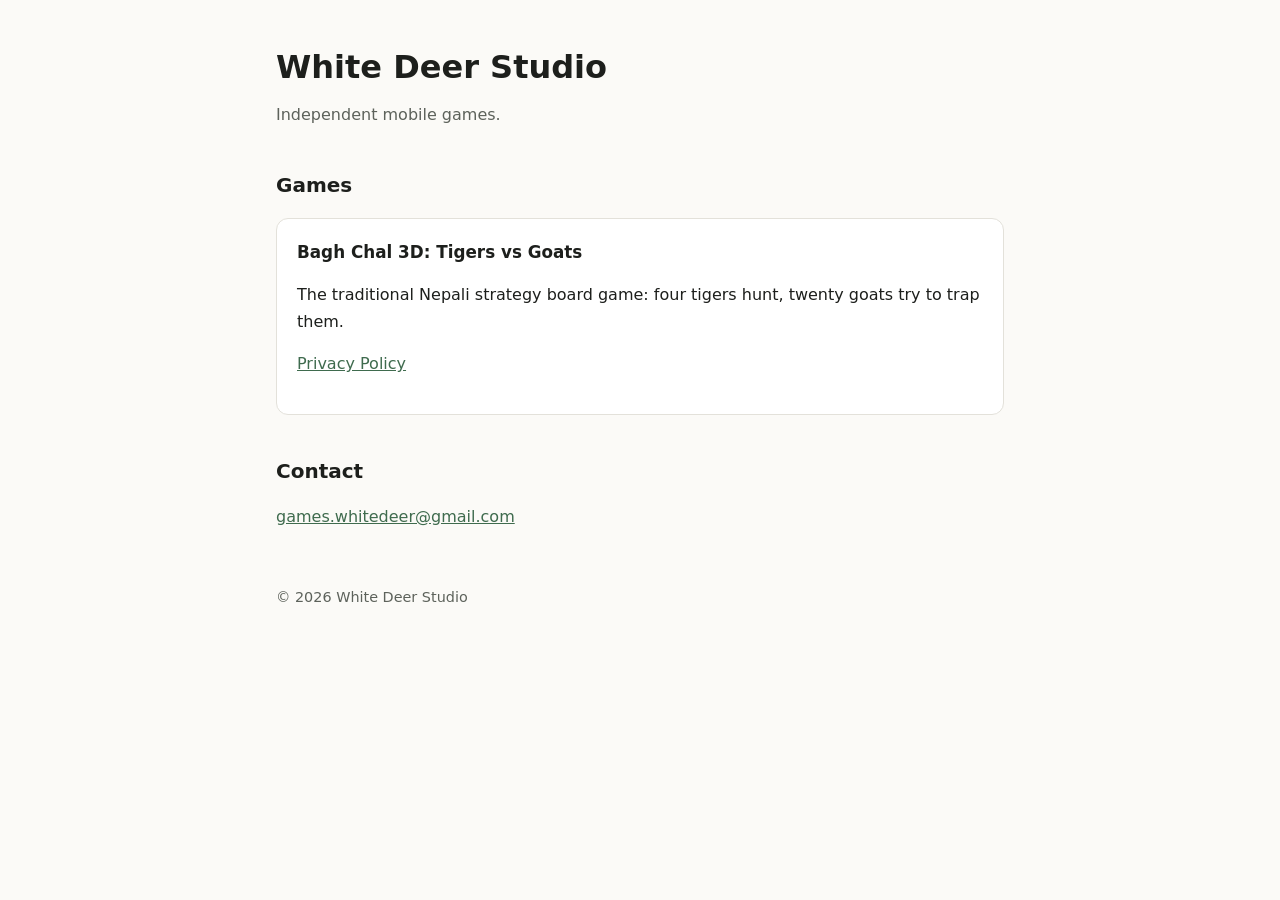
<file: index.html>
<!doctype html>
<html lang="en">
<head>
  <meta charset="utf-8">
  <meta name="viewport" content="width=device-width, initial-scale=1">
  <title>White Deer Studio</title>
  <meta name="description" content="White Deer Studio — independent mobile games.">
  <link rel="stylesheet" href="/style.css">
</head>
<body>
  <main>
    <header>
      <h1>White Deer Studio</h1>
      <p class="muted">Independent mobile games.</p>
    </header>

    <h2>Games</h2>
    <div class="card">
      <h3>Bagh Chal 3D: Tigers vs Goats</h3>
      <p>The traditional Nepali strategy board game: four tigers hunt, twenty goats try to trap them.</p>
      <p><a href="/bagh-chal/privacy-policy/">Privacy Policy</a></p>
    </div>

    <h2>Contact</h2>
    <p><a href="mailto:games.whitedeer@gmail.com">games.whitedeer@gmail.com</a></p>

    <footer>© 2026 White Deer Studio</footer>
  </main>
</body>
</html>
</file>
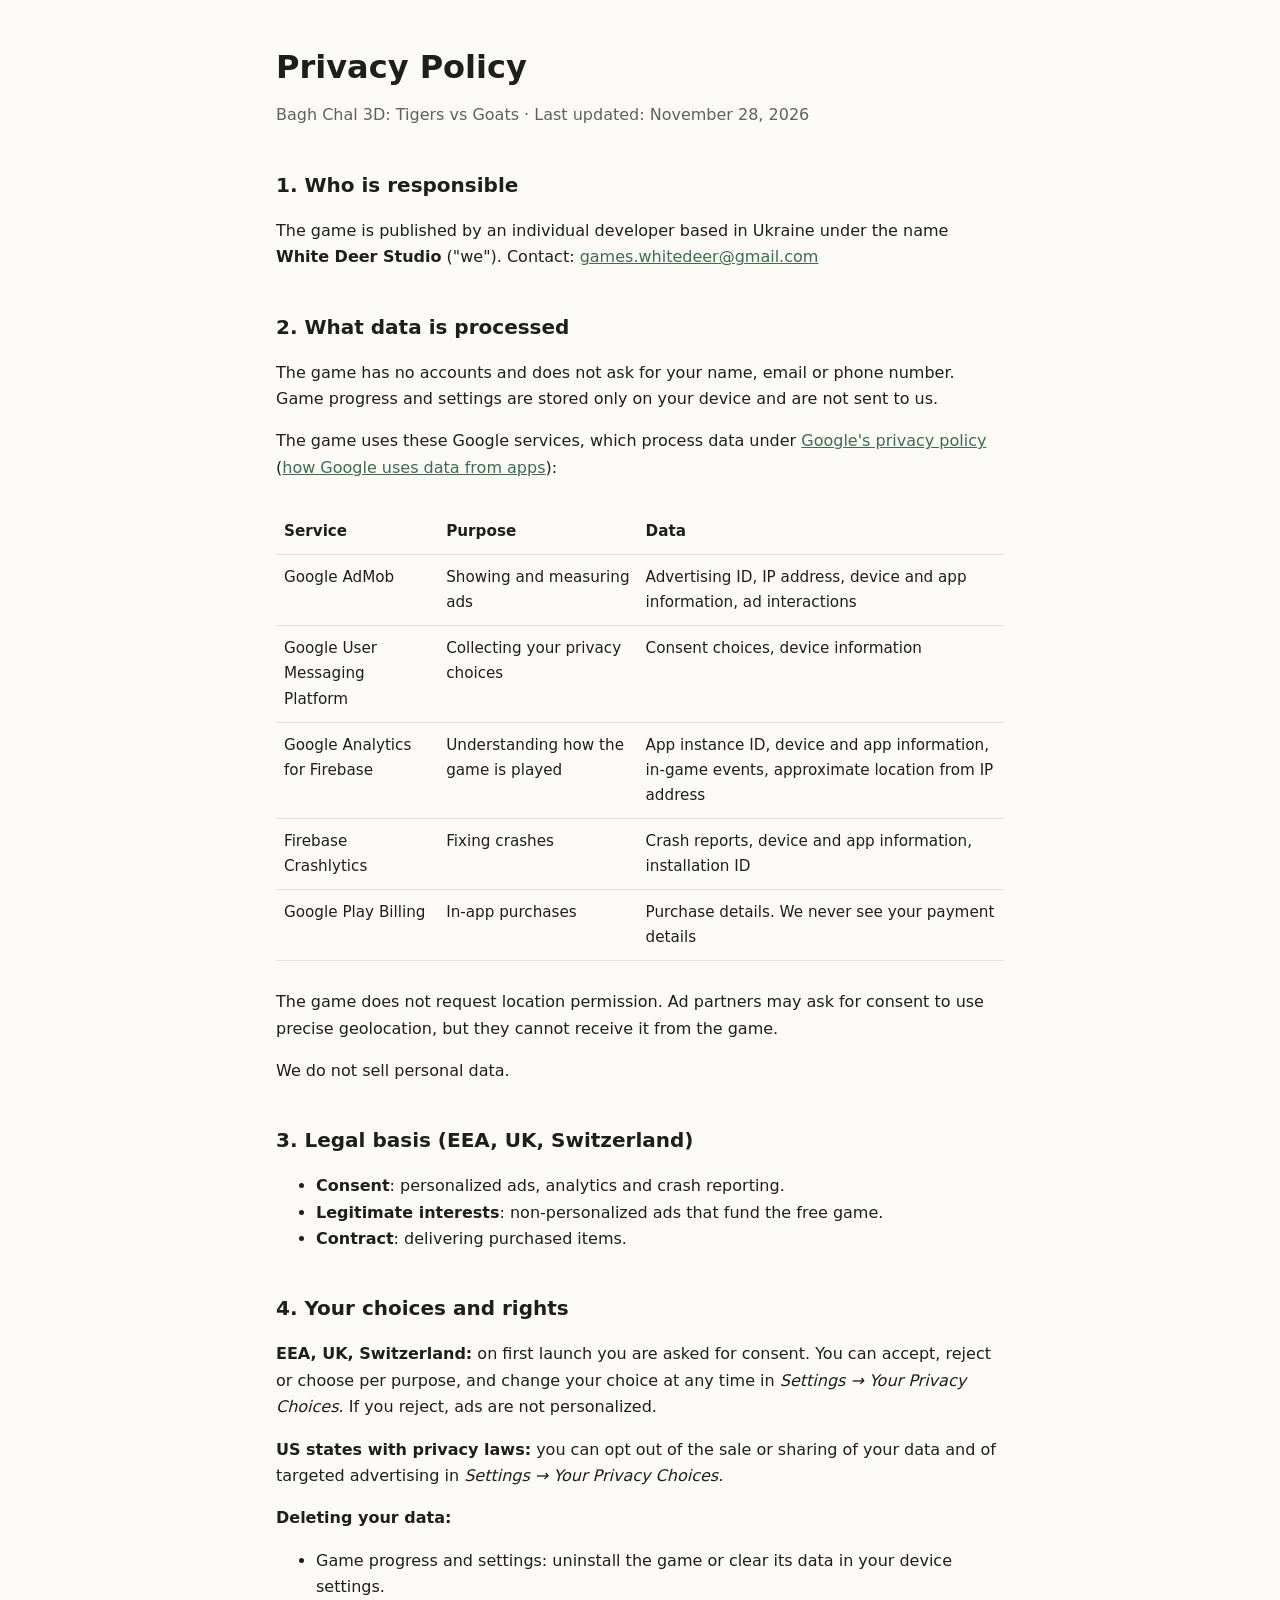
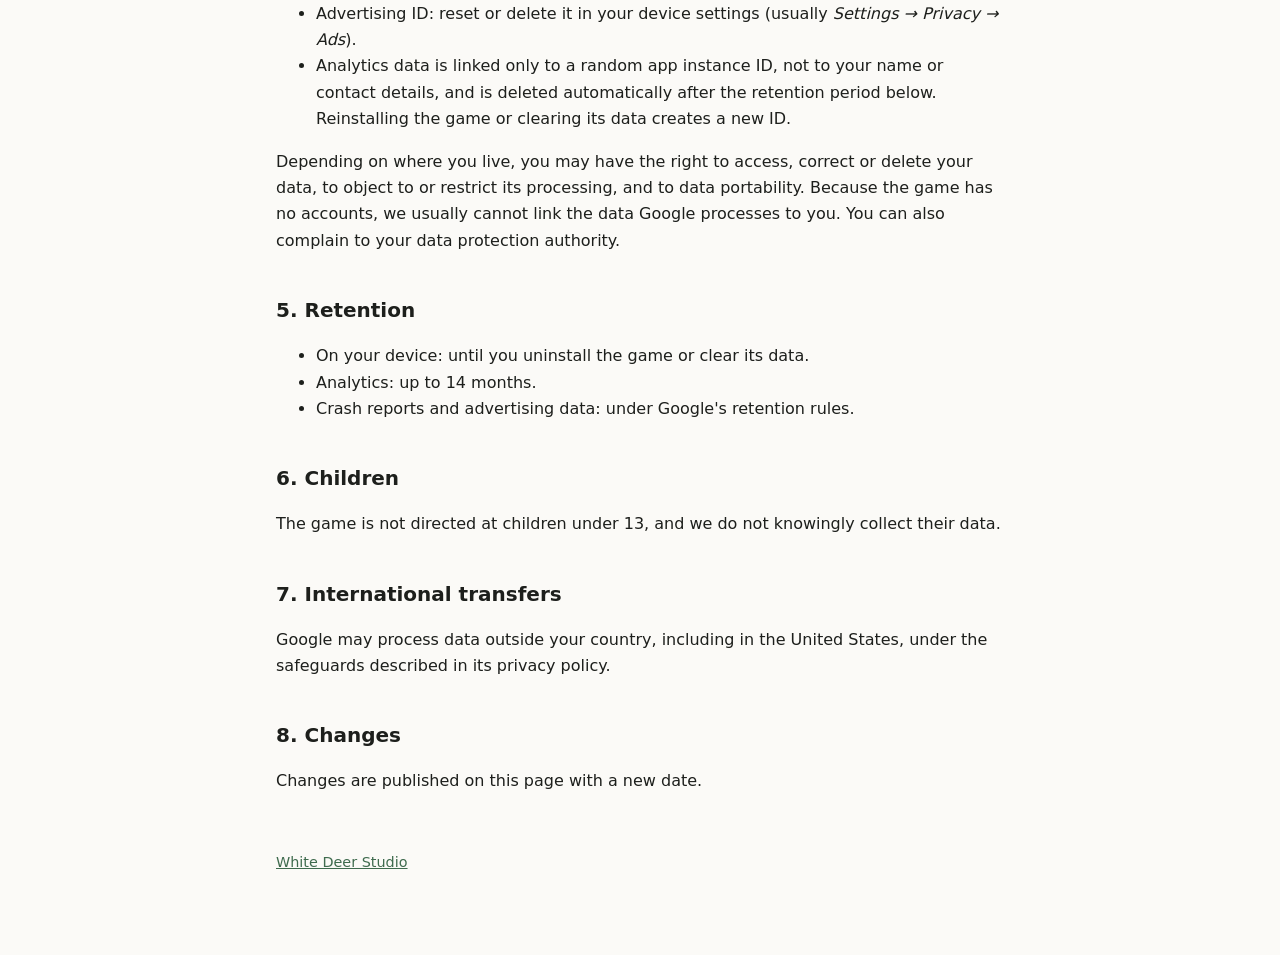
<file: bagh-chal/privacy-policy/index.html>
<!doctype html>
<html lang="en">
<head>
  <meta charset="utf-8">
  <meta name="viewport" content="width=device-width, initial-scale=1">
  <title>Bagh Chal Privacy Policy</title>
  <meta name="description" content="Privacy Policy for Bagh Chal 3D: Tigers vs Goats.">
  <link rel="stylesheet" href="/style.css">
</head>
<body>
  <main>
    <header>
      <h1>Privacy Policy</h1>
      <p class="muted">Bagh Chal 3D: Tigers vs Goats · Last updated: November 28, 2026</p>
    </header>

    <h2>1. Who is responsible</h2>
    <p>The game is published by an individual developer based in Ukraine under the name <strong>White Deer Studio</strong> ("we"). Contact: <a href="mailto:games.whitedeer@gmail.com">games.whitedeer@gmail.com</a></p>

    <h2>2. What data is processed</h2>
    <p>The game has no accounts and does not ask for your name, email or phone number. Game progress and settings are stored only on your device and are not sent to us.</p>
    <p>The game uses these Google services, which process data under <a href="https://policies.google.com/privacy">Google's privacy policy</a> (<a href="https://policies.google.com/technologies/partner-sites">how Google uses data from apps</a>):</p>
    <div class="table-wrap">
      <table>
        <thead>
          <tr><th>Service</th><th>Purpose</th><th>Data</th></tr>
        </thead>
        <tbody>
          <tr>
            <td>Google AdMob</td>
            <td>Showing and measuring ads</td>
            <td>Advertising ID, IP address, device and app information, ad interactions</td>
          </tr>
          <tr>
            <td>Google User Messaging Platform</td>
            <td>Collecting your privacy choices</td>
            <td>Consent choices, device information</td>
          </tr>
          <tr>
            <td>Google Analytics for Firebase</td>
            <td>Understanding how the game is played</td>
            <td>App instance ID, device and app information, in-game events, approximate location from IP address</td>
          </tr>
          <tr>
            <td>Firebase Crashlytics</td>
            <td>Fixing crashes</td>
            <td>Crash reports, device and app information, installation ID</td>
          </tr>
          <tr>
            <td>Google Play Billing</td>
            <td>In-app purchases</td>
            <td>Purchase details. We never see your payment details</td>
          </tr>
        </tbody>
      </table>
    </div>
    <p>The game does not request location permission. Ad partners may ask for consent to use precise geolocation, but they cannot receive it from the game.</p>
    <p>We do not sell personal data.</p>

    <h2>3. Legal basis (EEA, UK, Switzerland)</h2>
    <ul>
      <li><strong>Consent</strong>: personalized ads, analytics and crash reporting.</li>
      <li><strong>Legitimate interests</strong>: non-personalized ads that fund the free game.</li>
      <li><strong>Contract</strong>: delivering purchased items.</li>
    </ul>

    <h2>4. Your choices and rights</h2>
    <p><strong>EEA, UK, Switzerland:</strong> on first launch you are asked for consent. You can accept, reject or choose per purpose, and change your choice at any time in <em>Settings → Your Privacy Choices</em>. If you reject, ads are not personalized.</p>
    <p><strong>US states with privacy laws:</strong> you can opt out of the sale or sharing of your data and of targeted advertising in <em>Settings → Your Privacy Choices</em>.</p>
    <p><strong>Deleting your data:</strong></p>
    <ul>
      <li>Game progress and settings: uninstall the game or clear its data in your device settings.</li>
      <li>Advertising ID: reset or delete it in your device settings (usually <em>Settings → Privacy → Ads</em>).</li>
      <li>Analytics data is linked only to a random app instance ID, not to your name or contact details, and is deleted automatically after the retention period below. Reinstalling the game or clearing its data creates a new ID.</li>
    </ul>
    <p>Depending on where you live, you may have the right to access, correct or delete your data, to object to or restrict its processing, and to data portability. Because the game has no accounts, we usually cannot link the data Google processes to you. You can also complain to your data protection authority.</p>

    <h2>5. Retention</h2>
    <ul>
      <li>On your device: until you uninstall the game or clear its data.</li>
      <li>Analytics: up to 14 months.</li>
      <li>Crash reports and advertising data: under Google's retention rules.</li>
    </ul>

    <h2>6. Children</h2>
    <p>The game is not directed at children under 13, and we do not knowingly collect their data.</p>

    <h2>7. International transfers</h2>
    <p>Google may process data outside your country, including in the United States, under the safeguards described in its privacy policy.</p>

    <h2>8. Changes</h2>
    <p>Changes are published on this page with a new date.</p>

    <footer>
      <a href="/">White Deer Studio</a>
    </footer>
  </main>
</body>
</html>
</file>
<file: style.css>
:root {
  --bg: #fbfaf7;
  --surface: #ffffff;
  --text: #1d1f1c;
  --muted: #5d625b;
  --accent: #3f6b4e;
  --border: #e3e1da;
}

@media (prefers-color-scheme: dark) {
  :root {
    --bg: #141614;
    --surface: #1c1f1c;
    --text: #e8e9e4;
    --muted: #a3a89f;
    --accent: #8fc3a0;
    --border: #2d322d;
  }
}

* {
  box-sizing: border-box;
}

body {
  margin: 0;
  background: var(--bg);
  color: var(--text);
  font: 16px/1.65 system-ui, -apple-system, "Segoe UI", Roboto, sans-serif;
}

main {
  max-width: 760px;
  margin: 0 auto;
  padding: 48px 16px 80px;
}

header {
  margin-bottom: 40px;
}

h1 {
  font-size: 2rem;
  line-height: 1.2;
  margin: 0 0 8px;
}

h2 {
  font-size: 1.25rem;
  margin: 40px 0 12px;
}

h3 {
  font-size: 1.05rem;
  margin: 24px 0 8px;
}

p,
li {
  color: var(--text);
}

.muted {
  color: var(--muted);
}

a {
  color: var(--accent);
}

.card {
  display: block;
  background: var(--surface);
  border: 1px solid var(--border);
  border-radius: 12px;
  padding: 20px;
  margin: 16px 0;
  text-decoration: none;
  color: inherit;
}

.card h3 {
  margin-top: 0;
}

table {
  width: 100%;
  border-collapse: collapse;
  margin: 12px 0;
  font-size: 0.95rem;
}

th,
td {
  text-align: left;
  vertical-align: top;
  padding: 10px 8px;
  border-bottom: 1px solid var(--border);
}

.table-wrap {
  overflow-x: auto;
}

footer {
  margin-top: 56px;
  font-size: 0.9rem;
  color: var(--muted);
}
</file>
